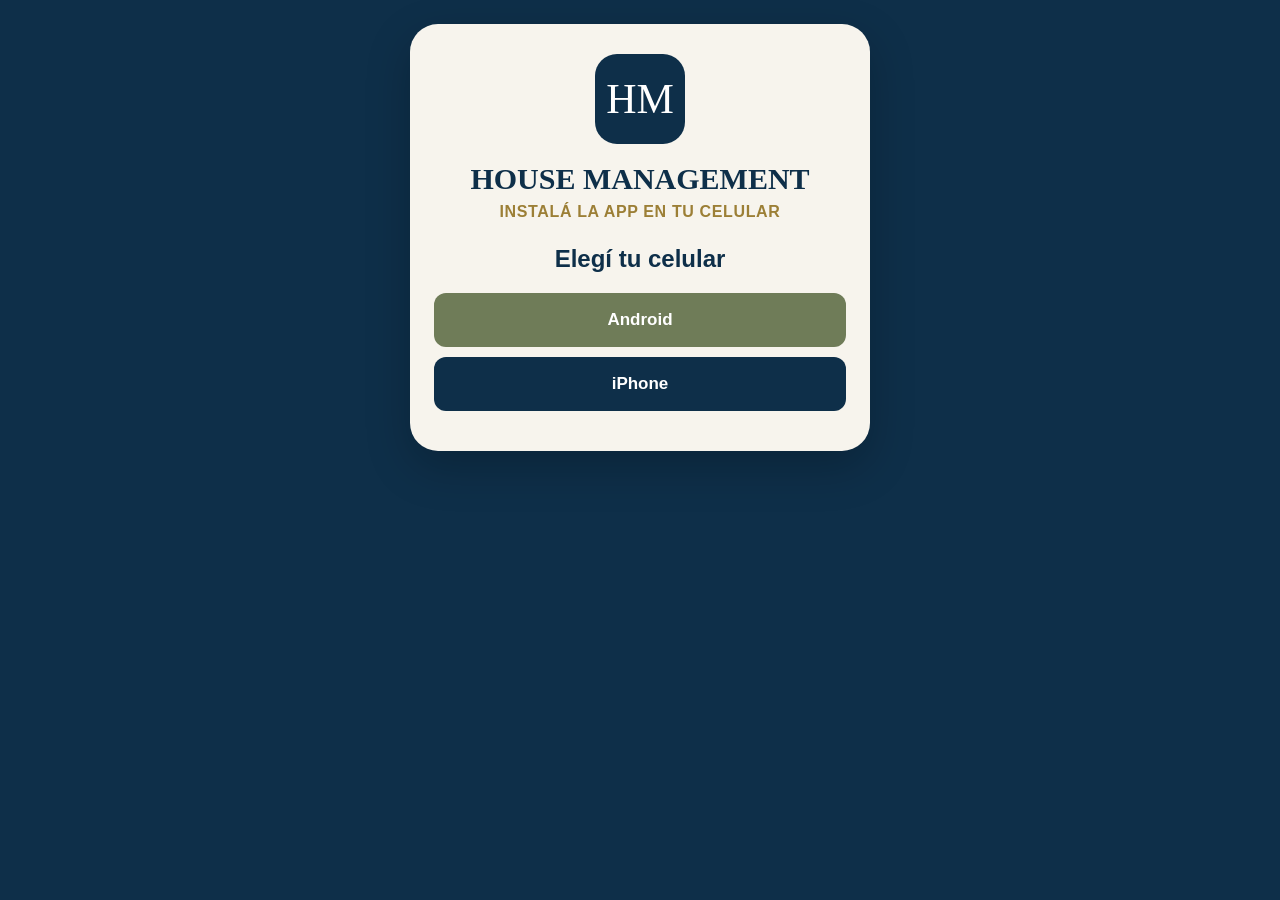
<file: install.html>
<!doctype html>
<html lang="es">
<head>
  <meta charset="utf-8">
  <meta name="viewport" content="width=device-width, initial-scale=1, viewport-fit=cover">
  <meta name="theme-color" content="#0e2f49">
  <title>Instalar House Management</title>
  <style>
    * { box-sizing: border-box; }
    html, body { min-height: 100%; }
    body {
      margin: 0;
      padding: max(24px, env(safe-area-inset-top)) 18px max(24px, env(safe-area-inset-bottom));
      display: grid;
      place-items: center;
      background: #0e2f49;
      color: #0e2f49;
      font-family: Arial, Helvetica, sans-serif;
    }
    main {
      width: min(100%, 460px);
      background: #f7f4ed;
      border-radius: 28px;
      padding: 30px 24px;
      text-align: center;
      box-shadow: 0 16px 45px rgba(0,0,0,.22);
    }
    .mark {
      width: 90px;
      height: 90px;
      margin: 0 auto 18px;
      display: grid;
      place-items: center;
      border-radius: 22px;
      background: #0e2f49;
      color: #fff;
      font-family: Georgia, serif;
      font-size: 42px;
    }
    h1 { margin: 0 0 8px; font: 700 30px/1.1 Georgia, serif; }
    .gold { color: #9c7f36; font-weight: 700; letter-spacing: .04em; }
    p { line-height: 1.5; }
    .panel { display: none; margin-top: 24px; }
    .panel.active { display: block; }
    .button {
      width: 100%;
      min-height: 54px;
      margin: 10px 0;
      padding: 15px 18px;
      display: flex;
      align-items: center;
      justify-content: center;
      border: 0;
      border-radius: 12px;
      background: #6f7c58;
      color: #fff;
      font-size: 17px;
      font-weight: 700;
      text-decoration: none;
    }
    .button.secondary { background: #0e2f49; }
    ol { padding-left: 22px; text-align: left; line-height: 1.55; }
    small { display: block; margin-top: 18px; color: #68737b; line-height: 1.4; }
  </style>
</head>
<body>
  <main>
    <div class="mark">HM</div>
    <h1>HOUSE MANAGEMENT</h1>
    <div class="gold">INSTALÁ LA APP EN TU CELULAR</div>

    <section id="android" class="panel">
      <h2>Android</h2>
      <p>Descargá la versión más reciente de House Management.</p>
      <a class="button" href="https://github.com/elagu73-source/HouseManagement_V7/releases/latest/download/HouseManagement.apk">Descargar para Android</a>
      <small>Android puede pedir autorización para instalar aplicaciones descargadas desde el navegador.</small>
    </section>

    <section id="ios" class="panel">
      <h2>iPhone</h2>
      <p>Apple instala House Management desde Safari.</p>
      <a class="button" href="https://elagu73-source.github.io/HouseManagement_V7/">Abrir House Management</a>
      <ol>
        <li>Abrí el enlace en Safari.</li>
        <li>Tocá <strong>Compartir</strong>.</li>
        <li>Elegí <strong>Agregar a pantalla de inicio</strong>.</li>
        <li>Tocá <strong>Agregar</strong>.</li>
      </ol>
    </section>

    <section id="other" class="panel">
      <h2>Elegí tu celular</h2>
      <a class="button" href="https://github.com/elagu73-source/HouseManagement_V7/releases/latest/download/HouseManagement.apk">Android</a>
      <a class="button secondary" href="https://elagu73-source.github.io/HouseManagement_V7/">iPhone</a>
    </section>
  </main>

  <script>
    const ua = navigator.userAgent || navigator.vendor || '';
    const isAndroid = /android/i.test(ua);
    const isIOS = /iPad|iPhone|iPod/.test(ua) || (navigator.platform === 'MacIntel' && navigator.maxTouchPoints > 1);
    document.getElementById(isAndroid ? 'android' : isIOS ? 'ios' : 'other').classList.add('active');
  </script>
</body>
</html>
</file>
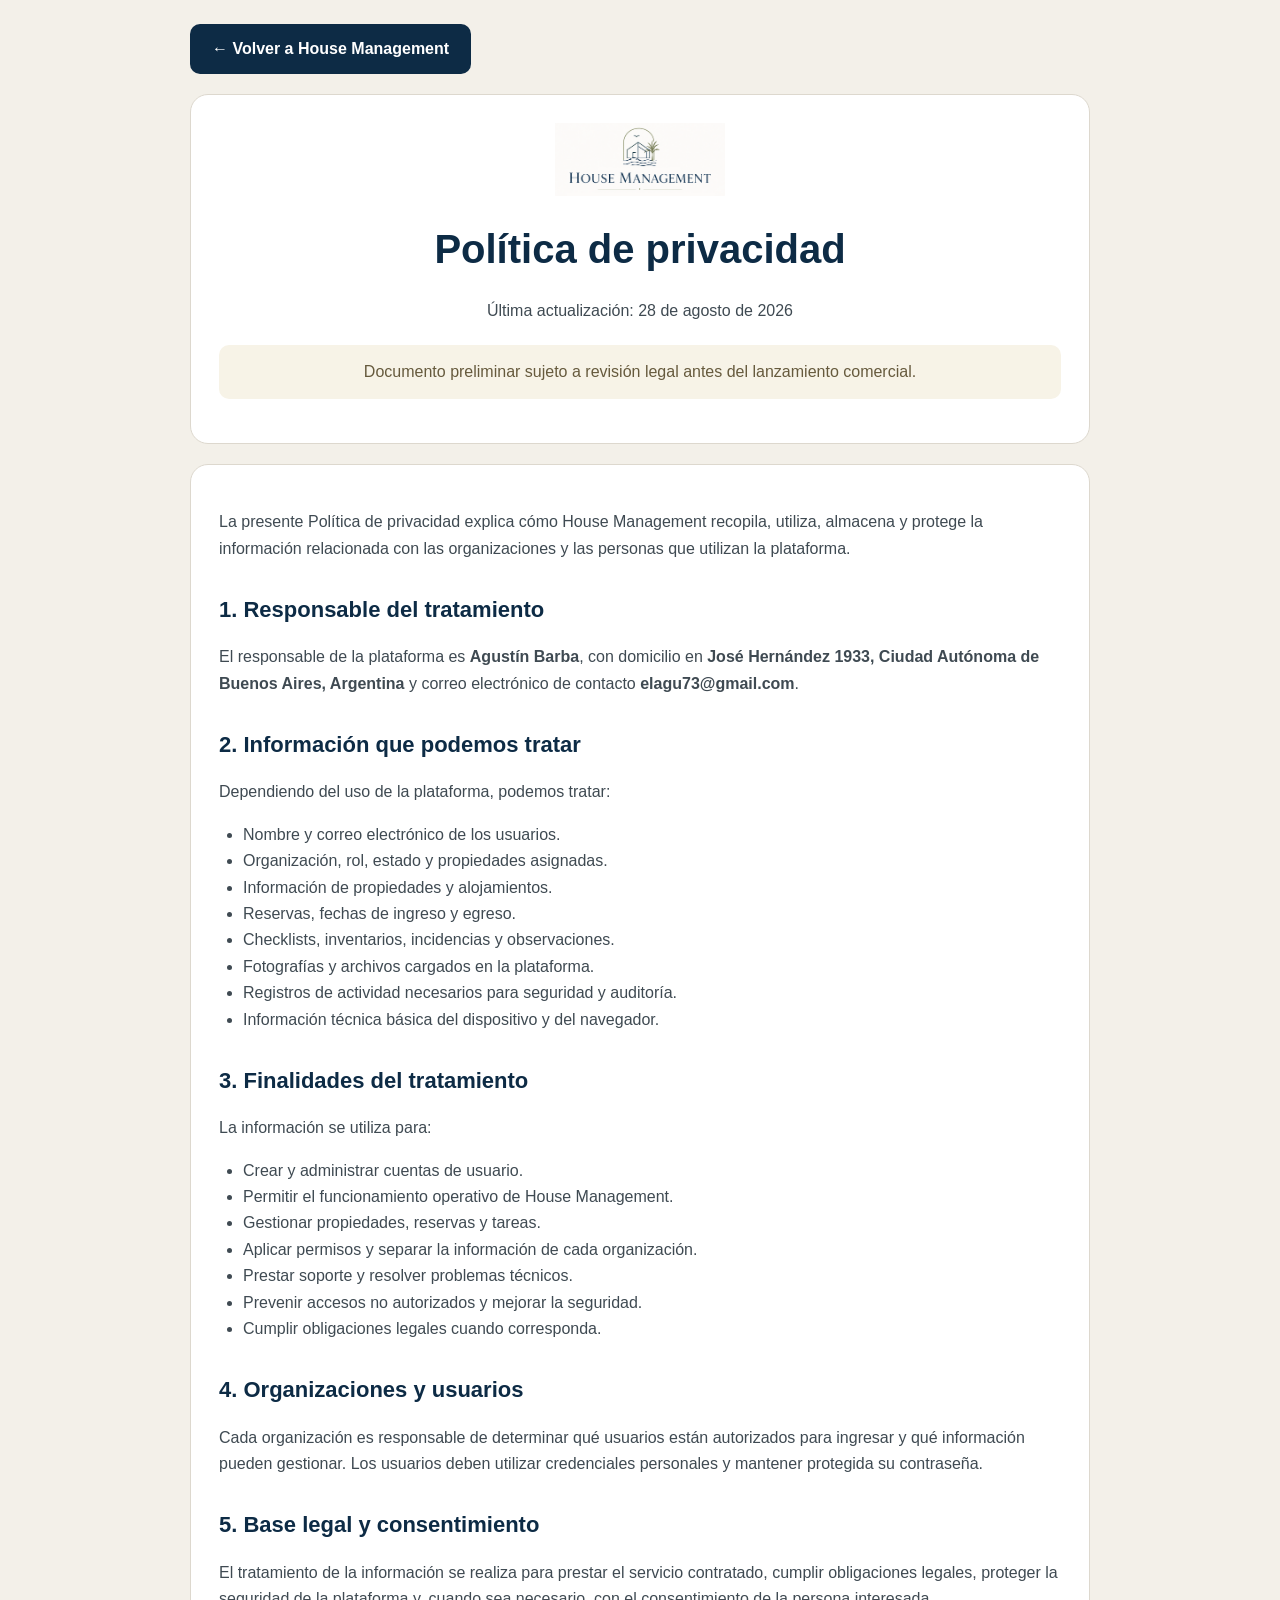
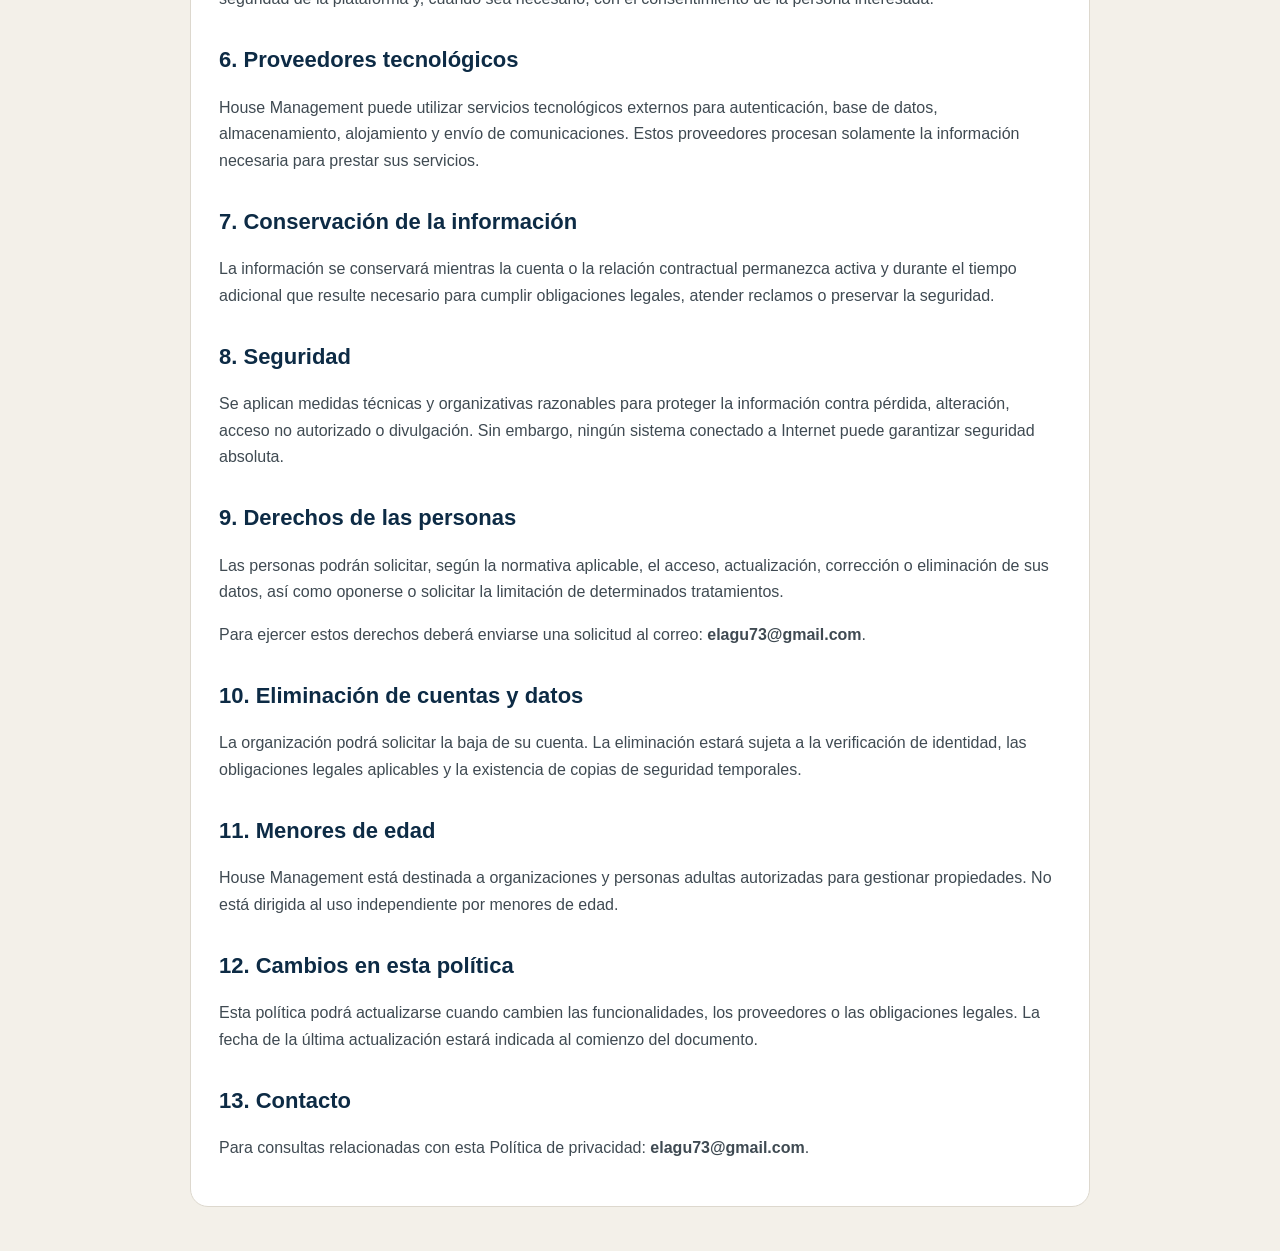
<file: politica-privacidad.html>
<!doctype html>
<html lang="es">
<head>
    <meta charset="utf-8">
    <meta name="viewport" content="width=device-width, initial-scale=1">
    <meta name="theme-color" content="#0D2B45">

    <title>Política de privacidad | House Management</title>

    <style>
        :root {
            --azul: #0d2b45;
            --verde: #718363;
            --fondo: #f3f0e9;
            --blanco: #ffffff;
            --borde: #ddd8ce;
            --texto: #3f4a52;
        }

        * {
            box-sizing: border-box;
        }

        body {
            margin: 0;
            padding: 24px;
            background: var(--fondo);
            color: var(--texto);
            font-family: Arial, sans-serif;
            line-height: 1.65;
        }

        .legal-container {
            width: min(900px, 100%);
            margin: 0 auto;
        }

        .legal-header,
        .legal-content {
            background: var(--blanco);
            border: 1px solid var(--borde);
            border-radius: 18px;
            padding: 28px;
            margin-bottom: 20px;
        }

        .legal-logo {
            display: block;
            width: 170px;
            max-width: 60%;
            margin: 0 auto 20px;
        }

        h1,
        h2 {
            color: var(--azul);
        }

        h1 {
            margin: 0 0 8px;
            text-align: center;
            font-size: clamp(28px, 5vw, 40px);
        }

        h2 {
            margin-top: 30px;
            margin-bottom: 8px;
            font-size: 22px;
        }

        p,
        li {
            font-size: 16px;
        }

        .legal-date,
        .legal-warning {
            text-align: center;
        }

        .legal-warning {
            padding: 14px;
            margin-top: 20px;
            border-radius: 10px;
            background: #f7f3e7;
            color: #665a3d;
        }

        .legal-back {
            display: inline-block;
            padding: 12px 22px;
            margin-bottom: 20px;
            border-radius: 10px;
            background: var(--azul);
            color: var(--blanco);
            font-weight: bold;
            text-decoration: none;
        }

        .legal-back:hover {
            opacity: 0.9;
        }

        ul {
            padding-left: 24px;
        }

        @media (max-width: 600px) {
            body {
                padding: 12px;
            }

            .legal-header,
            .legal-content {
                padding: 20px;
                border-radius: 14px;
            }
        }
    </style>
</head>

<body>
    <main class="legal-container">
        <a class="legal-back" href="index.html">← Volver a House Management</a>

        <header class="legal-header">
            <img
                class="legal-logo"
                src="logo-house-management.png"
                alt="House Management">

            <h1>Política de privacidad</h1>

            <p class="legal-date">
                Última actualización: 28 de agosto de 2026
            </p>

            <p class="legal-warning">
                Documento preliminar sujeto a revisión legal antes del lanzamiento comercial.
            </p>
        </header>

        <section class="legal-content">
            <p>
                La presente Política de privacidad explica cómo House Management
                recopila, utiliza, almacena y protege la información relacionada
                con las organizaciones y las personas que utilizan la plataforma.
            </p>

            <h2>1. Responsable del tratamiento</h2>

            <p>
                El responsable de la plataforma es
                <strong>Agustín Barba</strong>, con domicilio en
                <strong>José Hernández 1933, Ciudad Autónoma de Buenos Aires, Argentina</strong> y correo electrónico de contacto
                <strong>elagu73@gmail.com</strong>.
            </p>

            <h2>2. Información que podemos tratar</h2>

            <p>Dependiendo del uso de la plataforma, podemos tratar:</p>

            <ul>
                <li>Nombre y correo electrónico de los usuarios.</li>
                <li>Organización, rol, estado y propiedades asignadas.</li>
                <li>Información de propiedades y alojamientos.</li>
                <li>Reservas, fechas de ingreso y egreso.</li>
                <li>Checklists, inventarios, incidencias y observaciones.</li>
                <li>Fotografías y archivos cargados en la plataforma.</li>
                <li>Registros de actividad necesarios para seguridad y auditoría.</li>
                <li>Información técnica básica del dispositivo y del navegador.</li>
            </ul>

            <h2>3. Finalidades del tratamiento</h2>

            <p>La información se utiliza para:</p>

            <ul>
                <li>Crear y administrar cuentas de usuario.</li>
                <li>Permitir el funcionamiento operativo de House Management.</li>
                <li>Gestionar propiedades, reservas y tareas.</li>
                <li>Aplicar permisos y separar la información de cada organización.</li>
                <li>Prestar soporte y resolver problemas técnicos.</li>
                <li>Prevenir accesos no autorizados y mejorar la seguridad.</li>
                <li>Cumplir obligaciones legales cuando corresponda.</li>
            </ul>

            <h2>4. Organizaciones y usuarios</h2>

            <p>
                Cada organización es responsable de determinar qué usuarios están
                autorizados para ingresar y qué información pueden gestionar.
                Los usuarios deben utilizar credenciales personales y mantener
                protegida su contraseña.
            </p>

            <h2>5. Base legal y consentimiento</h2>

            <p>
                El tratamiento de la información se realiza para prestar el servicio
                contratado, cumplir obligaciones legales, proteger la seguridad de
                la plataforma y, cuando sea necesario, con el consentimiento de la
                persona interesada.
            </p>

            <h2>6. Proveedores tecnológicos</h2>

            <p>
                House Management puede utilizar servicios tecnológicos externos para
                autenticación, base de datos, almacenamiento, alojamiento y envío de
                comunicaciones. Estos proveedores procesan solamente la información
                necesaria para prestar sus servicios.
            </p>

            <h2>7. Conservación de la información</h2>

            <p>
                La información se conservará mientras la cuenta o la relación
                contractual permanezca activa y durante el tiempo adicional que
                resulte necesario para cumplir obligaciones legales, atender
                reclamos o preservar la seguridad.
            </p>

            <h2>8. Seguridad</h2>

            <p>
                Se aplican medidas técnicas y organizativas razonables para proteger
                la información contra pérdida, alteración, acceso no autorizado o
                divulgación. Sin embargo, ningún sistema conectado a Internet puede
                garantizar seguridad absoluta.
            </p>

            <h2>9. Derechos de las personas</h2>

            <p>
                Las personas podrán solicitar, según la normativa aplicable, el
                acceso, actualización, corrección o eliminación de sus datos, así
                como oponerse o solicitar la limitación de determinados tratamientos.
            </p>

            <p>
                Para ejercer estos derechos deberá enviarse una solicitud al correo:
                <strong>elagu73@gmail.com</strong>.
            </p>

            <h2>10. Eliminación de cuentas y datos</h2>

            <p>
                La organización podrá solicitar la baja de su cuenta. La eliminación
                estará sujeta a la verificación de identidad, las obligaciones
                legales aplicables y la existencia de copias de seguridad temporales.
            </p>

            <h2>11. Menores de edad</h2>

            <p>
                House Management está destinada a organizaciones y personas adultas
                autorizadas para gestionar propiedades. No está dirigida al uso
                independiente por menores de edad.
            </p>

            <h2>12. Cambios en esta política</h2>

            <p>
                Esta política podrá actualizarse cuando cambien las funcionalidades,
                los proveedores o las obligaciones legales. La fecha de la última
                actualización estará indicada al comienzo del documento.
            </p>

            <h2>13. Contacto</h2>

            <p>
                Para consultas relacionadas con esta Política de privacidad:
                <strong>elagu73@gmail.com</strong>.
            </p>
        </section>
    </main>
</body>
</html>
</file>
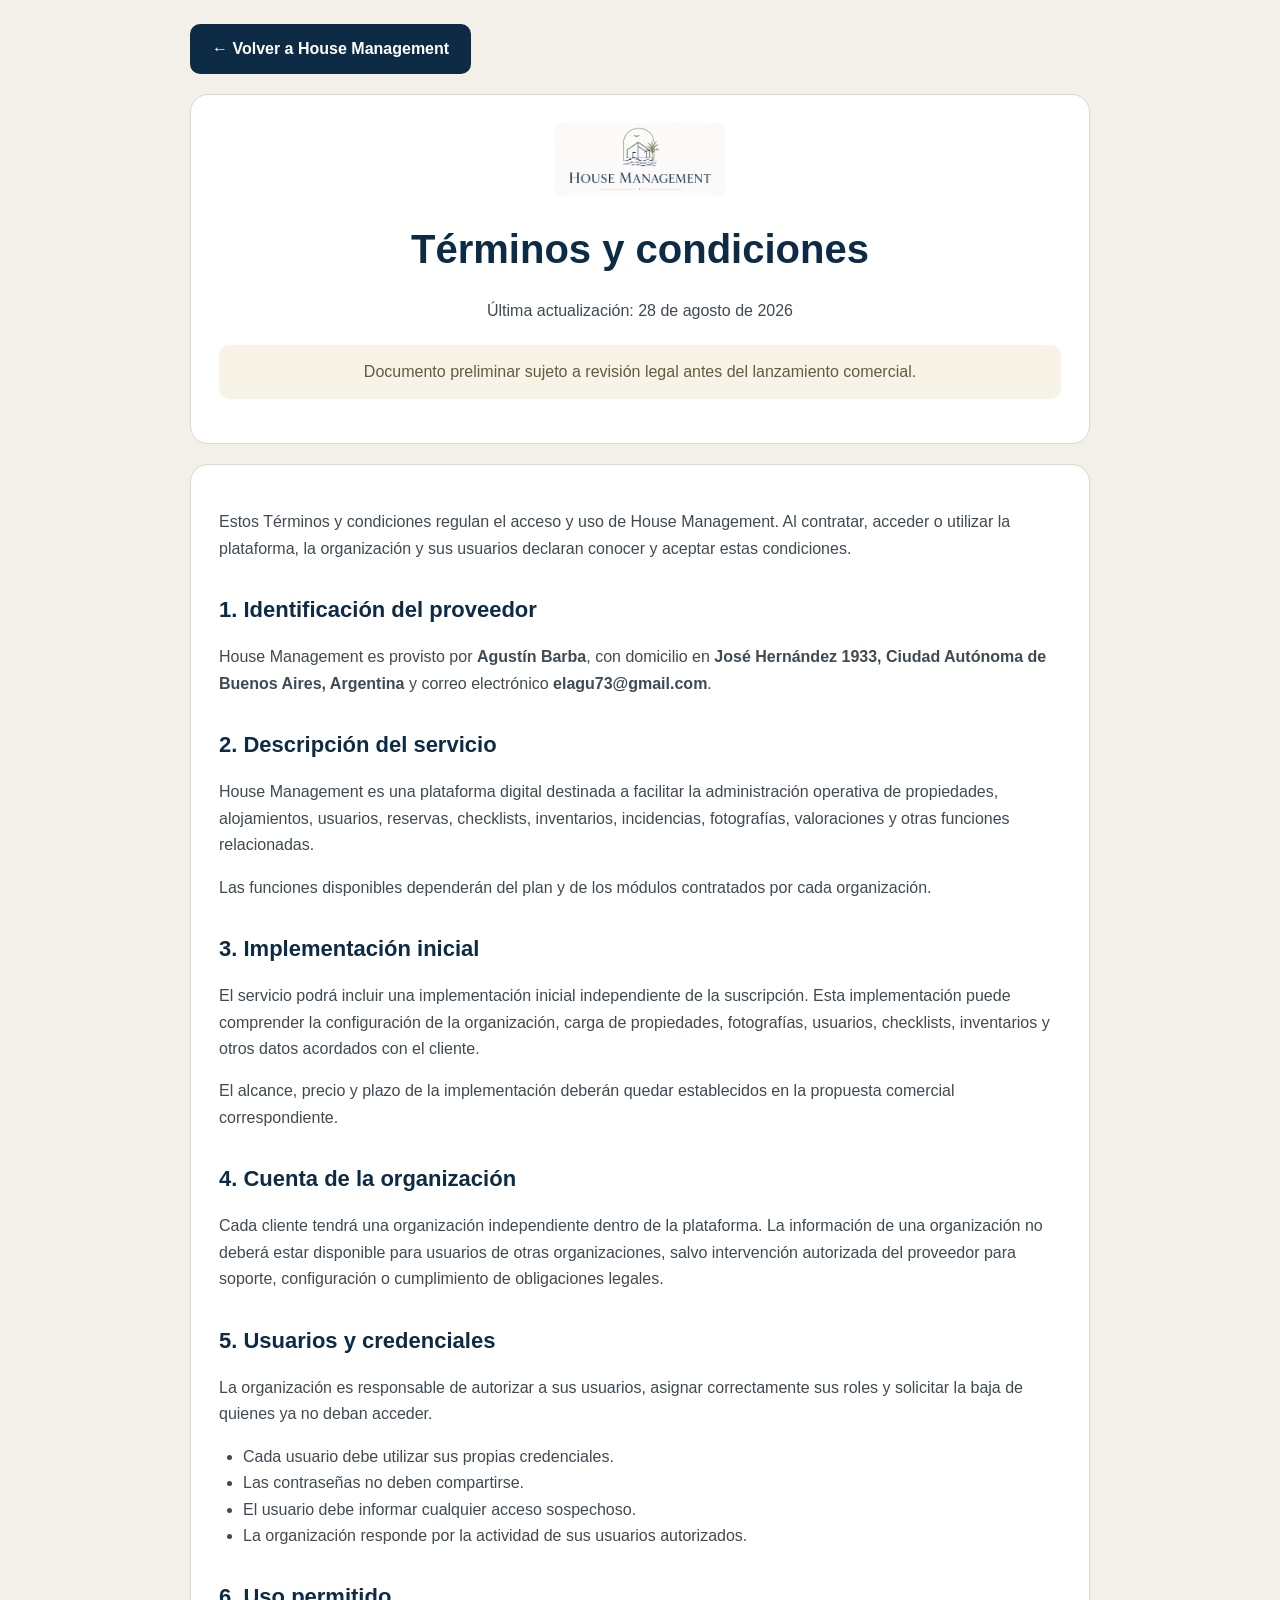
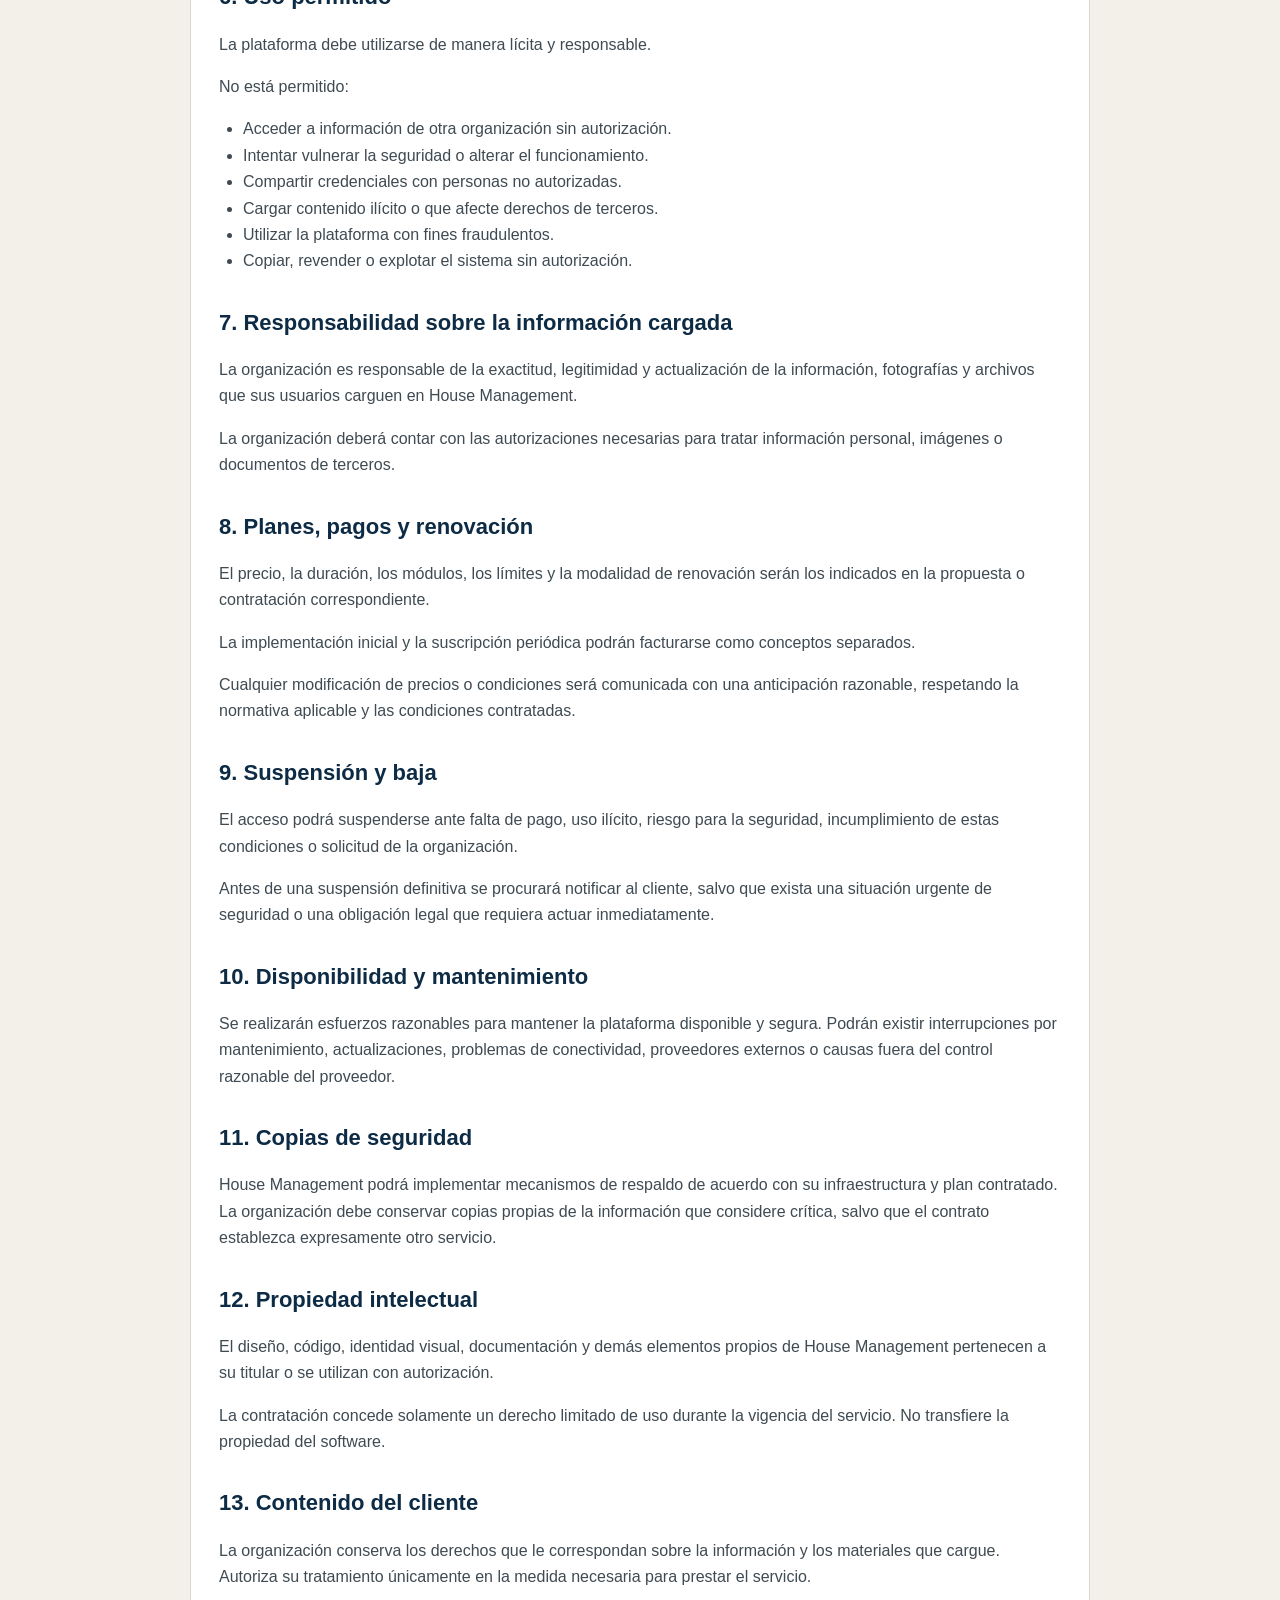
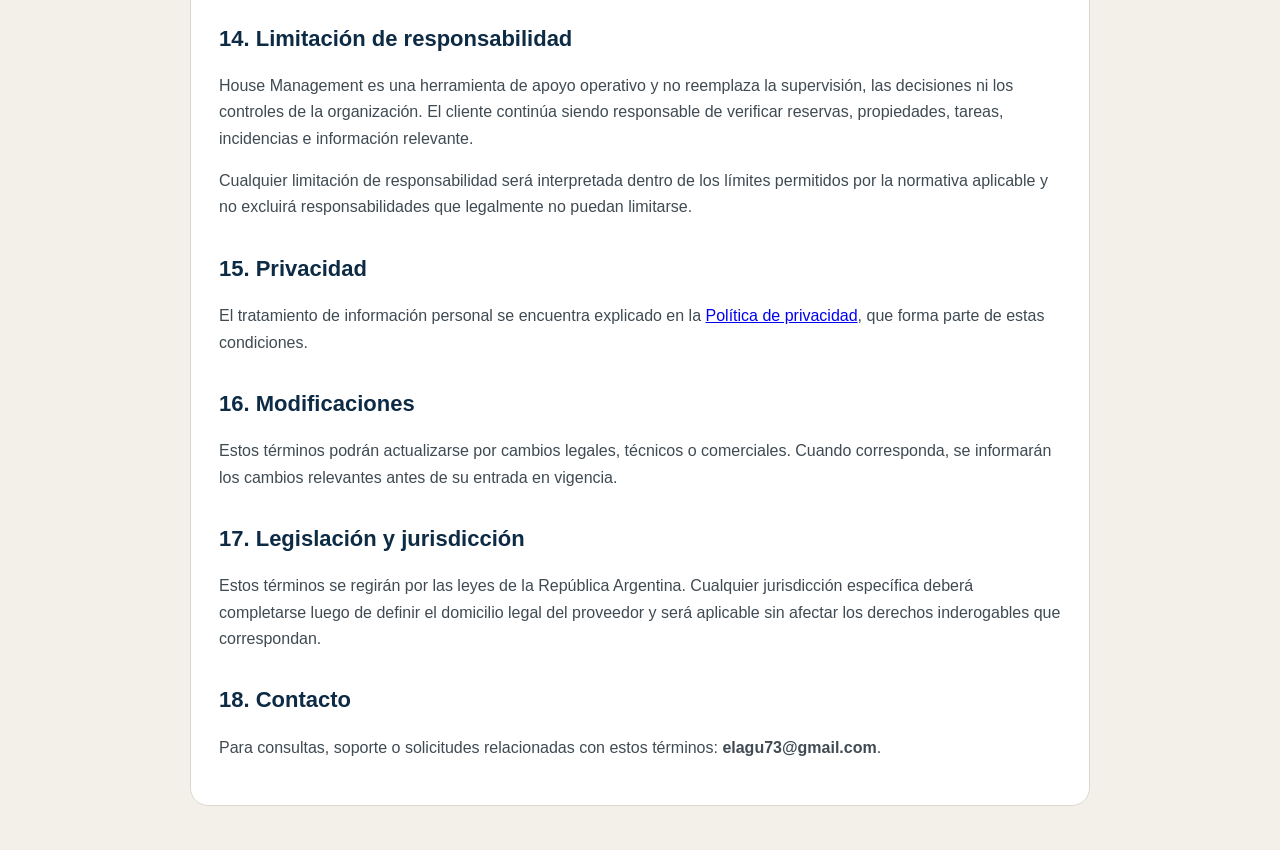
<file: terminos-condiciones.html>
<!doctype html>
<html lang="es">
<head>
    <meta charset="utf-8">
    <meta name="viewport" content="width=device-width, initial-scale=1">
    <meta name="theme-color" content="#0D2B45">

    <title>Términos y condiciones | House Management</title>

    <style>
        :root {
            --azul: #0d2b45;
            --verde: #718363;
            --fondo: #f3f0e9;
            --blanco: #ffffff;
            --borde: #ddd8ce;
            --texto: #3f4a52;
        }

        * {
            box-sizing: border-box;
        }

        body {
            margin: 0;
            padding: 24px;
            background: var(--fondo);
            color: var(--texto);
            font-family: Arial, sans-serif;
            line-height: 1.65;
        }

        .legal-container {
            width: min(900px, 100%);
            margin: 0 auto;
        }

        .legal-header,
        .legal-content {
            background: var(--blanco);
            border: 1px solid var(--borde);
            border-radius: 18px;
            padding: 28px;
            margin-bottom: 20px;
        }

        .legal-logo {
            display: block;
            width: 170px;
            max-width: 60%;
            margin: 0 auto 20px;
        }

        h1,
        h2 {
            color: var(--azul);
        }

        h1 {
            margin: 0 0 8px;
            text-align: center;
            font-size: clamp(28px, 5vw, 40px);
        }

        h2 {
            margin-top: 30px;
            margin-bottom: 8px;
            font-size: 22px;
        }

        p,
        li {
            font-size: 16px;
        }

        .legal-date,
        .legal-warning {
            text-align: center;
        }

        .legal-warning {
            padding: 14px;
            margin-top: 20px;
            border-radius: 10px;
            background: #f7f3e7;
            color: #665a3d;
        }

        .legal-back {
            display: inline-block;
            padding: 12px 22px;
            margin-bottom: 20px;
            border-radius: 10px;
            background: var(--azul);
            color: var(--blanco);
            font-weight: bold;
            text-decoration: none;
        }

        .legal-back:hover {
            opacity: 0.9;
        }

        ul {
            padding-left: 24px;
        }

        @media (max-width: 600px) {
            body {
                padding: 12px;
            }

            .legal-header,
            .legal-content {
                padding: 20px;
                border-radius: 14px;
            }
        }
    </style>
</head>

<body>
    <main class="legal-container">
        <a class="legal-back" href="index.html">← Volver a House Management</a>

        <header class="legal-header">
            <img
                class="legal-logo"
                src="logo-house-management.png"
                alt="House Management">

            <h1>Términos y condiciones</h1>

            <p class="legal-date">
                Última actualización: 28 de agosto de 2026
            </p>

            <p class="legal-warning">
                Documento preliminar sujeto a revisión legal antes del lanzamiento comercial.
            </p>
        </header>

        <section class="legal-content">
            <p>
                Estos Términos y condiciones regulan el acceso y uso de House
                Management. Al contratar, acceder o utilizar la plataforma, la
                organización y sus usuarios declaran conocer y aceptar estas
                condiciones.
            </p>

            <h2>1. Identificación del proveedor</h2>

            <p>
                House Management es provisto por
                <strong>Agustín Barba</strong>, con domicilio en
                <strong>José Hernández 1933, Ciudad Autónoma de Buenos Aires, Argentina</strong> y correo electrónico
                <strong>elagu73@gmail.com</strong>.
            </p>

            <h2>2. Descripción del servicio</h2>

            <p>
                House Management es una plataforma digital destinada a facilitar la
                administración operativa de propiedades, alojamientos, usuarios,
                reservas, checklists, inventarios, incidencias, fotografías,
                valoraciones y otras funciones relacionadas.
            </p>

            <p>
                Las funciones disponibles dependerán del plan y de los módulos
                contratados por cada organización.
            </p>

            <h2>3. Implementación inicial</h2>

            <p>
                El servicio podrá incluir una implementación inicial independiente de
                la suscripción. Esta implementación puede comprender la configuración
                de la organización, carga de propiedades, fotografías, usuarios,
                checklists, inventarios y otros datos acordados con el cliente.
            </p>

            <p>
                El alcance, precio y plazo de la implementación deberán quedar
                establecidos en la propuesta comercial correspondiente.
            </p>

            <h2>4. Cuenta de la organización</h2>

            <p>
                Cada cliente tendrá una organización independiente dentro de la
                plataforma. La información de una organización no deberá estar
                disponible para usuarios de otras organizaciones, salvo intervención
                autorizada del proveedor para soporte, configuración o cumplimiento
                de obligaciones legales.
            </p>

            <h2>5. Usuarios y credenciales</h2>

            <p>
                La organización es responsable de autorizar a sus usuarios, asignar
                correctamente sus roles y solicitar la baja de quienes ya no deban
                acceder.
            </p>

            <ul>
                <li>Cada usuario debe utilizar sus propias credenciales.</li>
                <li>Las contraseñas no deben compartirse.</li>
                <li>El usuario debe informar cualquier acceso sospechoso.</li>
                <li>La organización responde por la actividad de sus usuarios autorizados.</li>
            </ul>

            <h2>6. Uso permitido</h2>

            <p>La plataforma debe utilizarse de manera lícita y responsable.</p>

            <p>No está permitido:</p>

            <ul>
                <li>Acceder a información de otra organización sin autorización.</li>
                <li>Intentar vulnerar la seguridad o alterar el funcionamiento.</li>
                <li>Compartir credenciales con personas no autorizadas.</li>
                <li>Cargar contenido ilícito o que afecte derechos de terceros.</li>
                <li>Utilizar la plataforma con fines fraudulentos.</li>
                <li>Copiar, revender o explotar el sistema sin autorización.</li>
            </ul>

            <h2>7. Responsabilidad sobre la información cargada</h2>

            <p>
                La organización es responsable de la exactitud, legitimidad y
                actualización de la información, fotografías y archivos que sus
                usuarios carguen en House Management.
            </p>

            <p>
                La organización deberá contar con las autorizaciones necesarias para
                tratar información personal, imágenes o documentos de terceros.
            </p>

            <h2>8. Planes, pagos y renovación</h2>

            <p>
                El precio, la duración, los módulos, los límites y la modalidad de
                renovación serán los indicados en la propuesta o contratación
                correspondiente.
            </p>

            <p>
                La implementación inicial y la suscripción periódica podrán
                facturarse como conceptos separados.
            </p>

            <p>
                Cualquier modificación de precios o condiciones será comunicada con
                una anticipación razonable, respetando la normativa aplicable y las
                condiciones contratadas.
            </p>

            <h2>9. Suspensión y baja</h2>

            <p>
                El acceso podrá suspenderse ante falta de pago, uso ilícito, riesgo
                para la seguridad, incumplimiento de estas condiciones o solicitud
                de la organización.
            </p>

            <p>
                Antes de una suspensión definitiva se procurará notificar al cliente,
                salvo que exista una situación urgente de seguridad o una obligación
                legal que requiera actuar inmediatamente.
            </p>

            <h2>10. Disponibilidad y mantenimiento</h2>

            <p>
                Se realizarán esfuerzos razonables para mantener la plataforma
                disponible y segura. Podrán existir interrupciones por mantenimiento,
                actualizaciones, problemas de conectividad, proveedores externos o
                causas fuera del control razonable del proveedor.
            </p>

            <h2>11. Copias de seguridad</h2>

            <p>
                House Management podrá implementar mecanismos de respaldo de acuerdo
                con su infraestructura y plan contratado. La organización debe
                conservar copias propias de la información que considere crítica,
                salvo que el contrato establezca expresamente otro servicio.
            </p>

            <h2>12. Propiedad intelectual</h2>

            <p>
                El diseño, código, identidad visual, documentación y demás elementos
                propios de House Management pertenecen a su titular o se utilizan con
                autorización.
            </p>

            <p>
                La contratación concede solamente un derecho limitado de uso durante
                la vigencia del servicio. No transfiere la propiedad del software.
            </p>

            <h2>13. Contenido del cliente</h2>

            <p>
                La organización conserva los derechos que le correspondan sobre la
                información y los materiales que cargue. Autoriza su tratamiento
                únicamente en la medida necesaria para prestar el servicio.
            </p>

            <h2>14. Limitación de responsabilidad</h2>

            <p>
                House Management es una herramienta de apoyo operativo y no reemplaza
                la supervisión, las decisiones ni los controles de la organización.
                El cliente continúa siendo responsable de verificar reservas,
                propiedades, tareas, incidencias e información relevante.
            </p>

            <p>
                Cualquier limitación de responsabilidad será interpretada dentro de
                los límites permitidos por la normativa aplicable y no excluirá
                responsabilidades que legalmente no puedan limitarse.
            </p>

            <h2>15. Privacidad</h2>

            <p>
                El tratamiento de información personal se encuentra explicado en la
                <a href="politica-privacidad.html">Política de privacidad</a>, que
                forma parte de estas condiciones.
            </p>

            <h2>16. Modificaciones</h2>

            <p>
                Estos términos podrán actualizarse por cambios legales, técnicos o
                comerciales. Cuando corresponda, se informarán los cambios relevantes
                antes de su entrada en vigencia.
            </p>

            <h2>17. Legislación y jurisdicción</h2>

            <p>
                Estos términos se regirán por las leyes de la República Argentina.
                Cualquier jurisdicción específica deberá completarse luego de definir
                el domicilio legal del proveedor y será aplicable sin afectar los
                derechos inderogables que correspondan.
            </p>

            <h2>18. Contacto</h2>

            <p>
                Para consultas, soporte o solicitudes relacionadas con estos
                términos: <strong>elagu73@gmail.com</strong>.
            </p>
        </section>
    </main>
</body>
</html>
</file>
